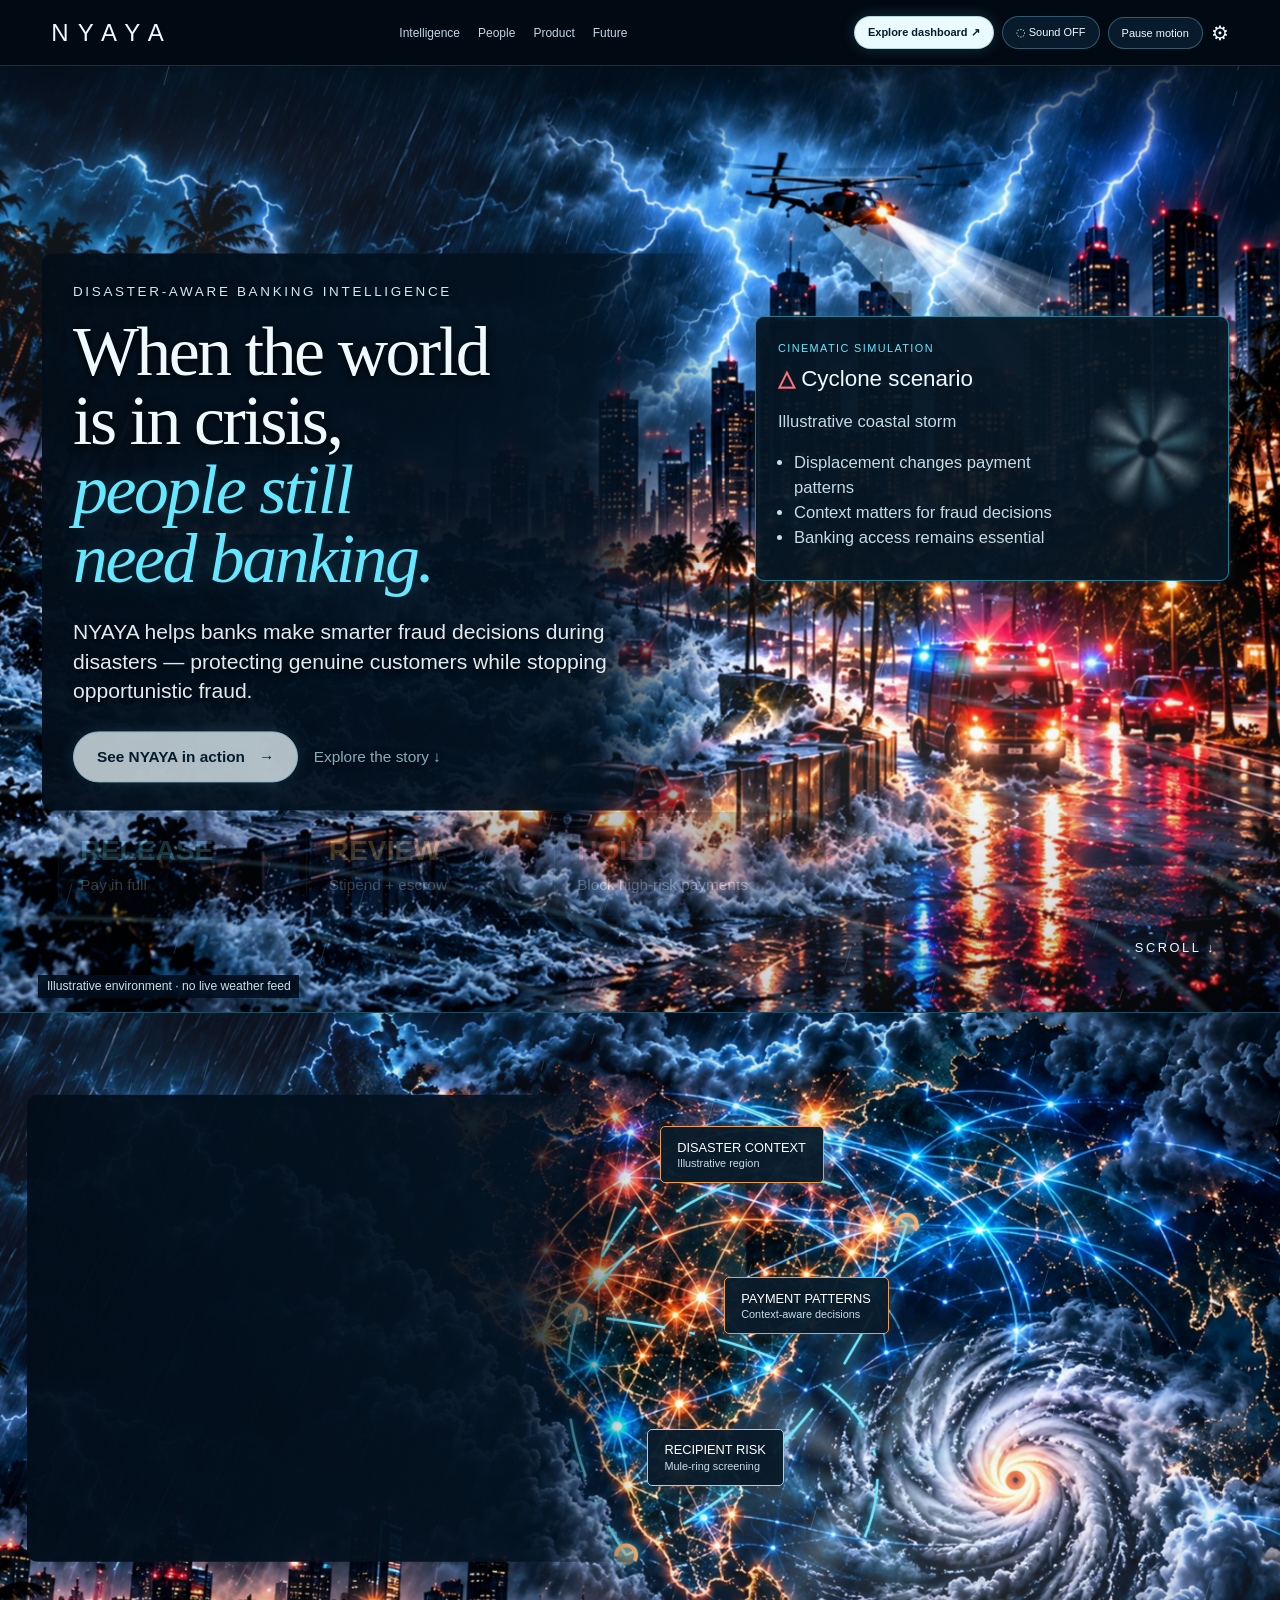
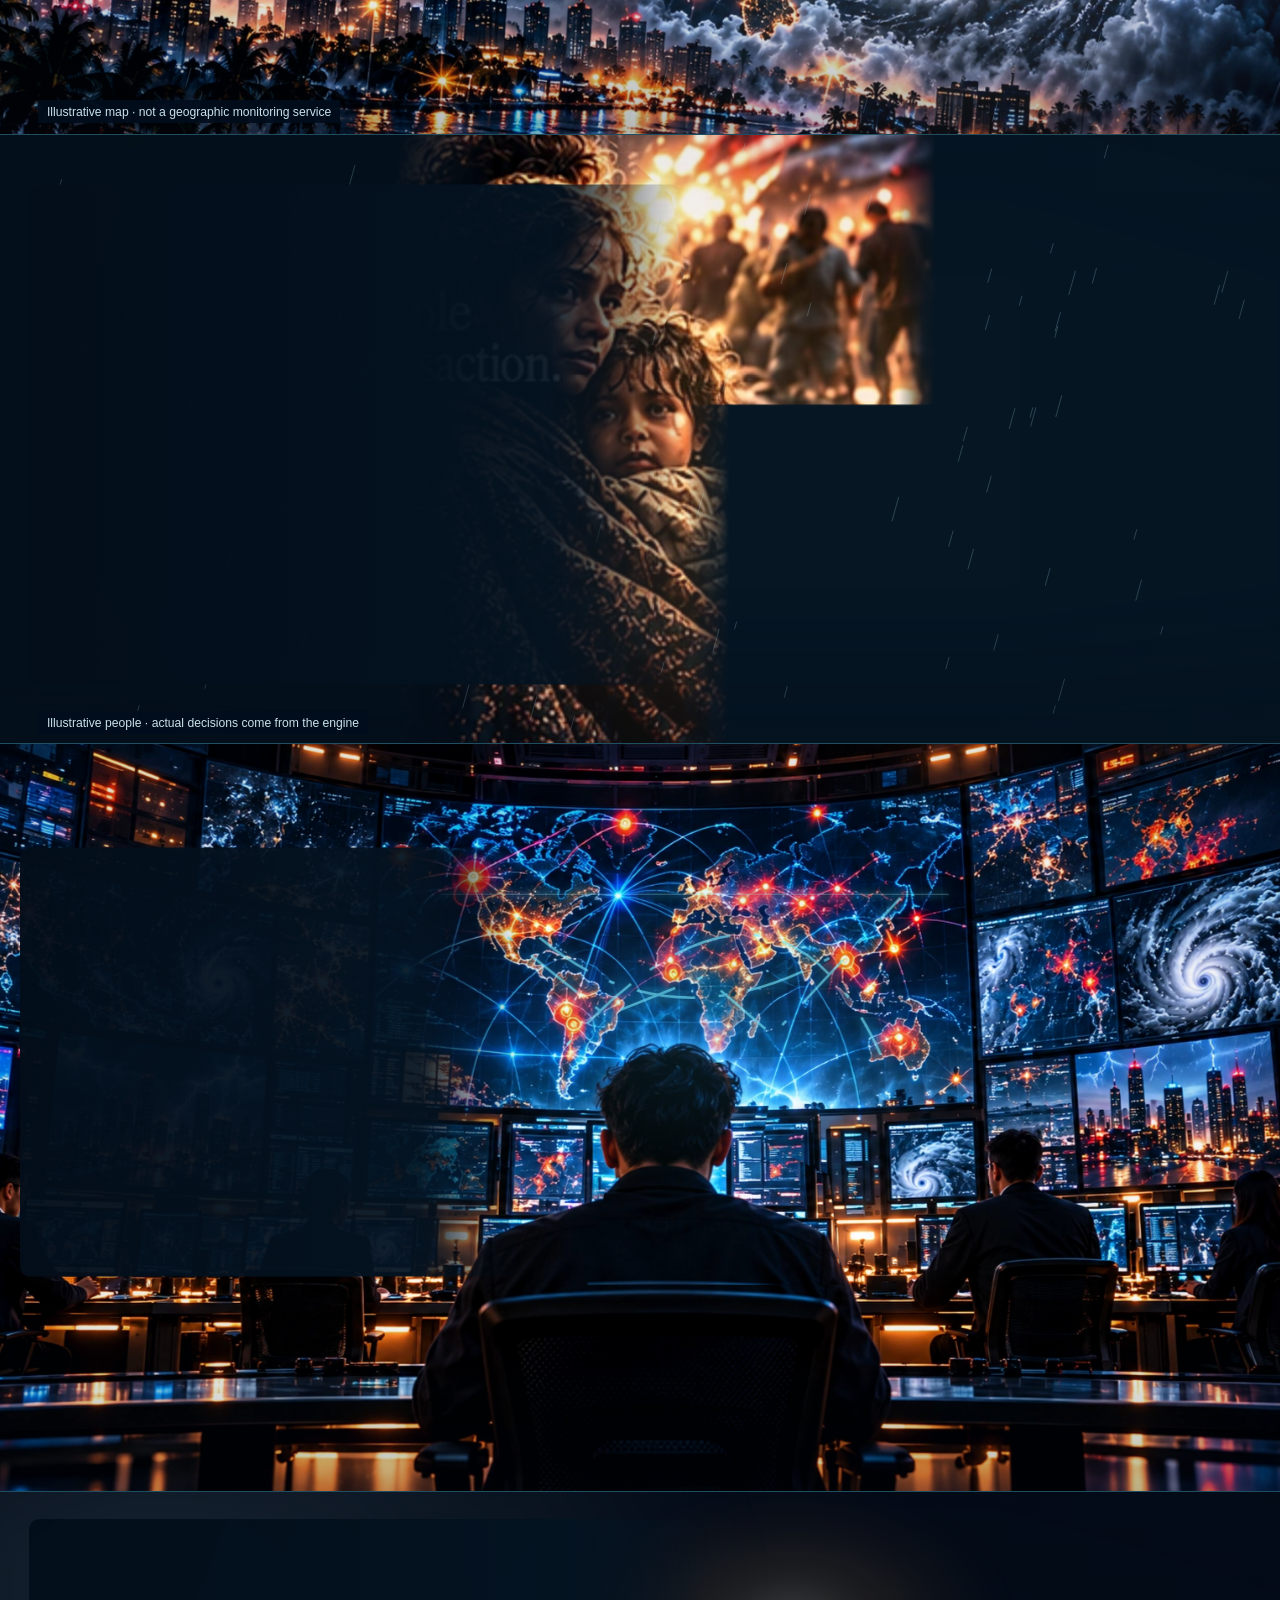
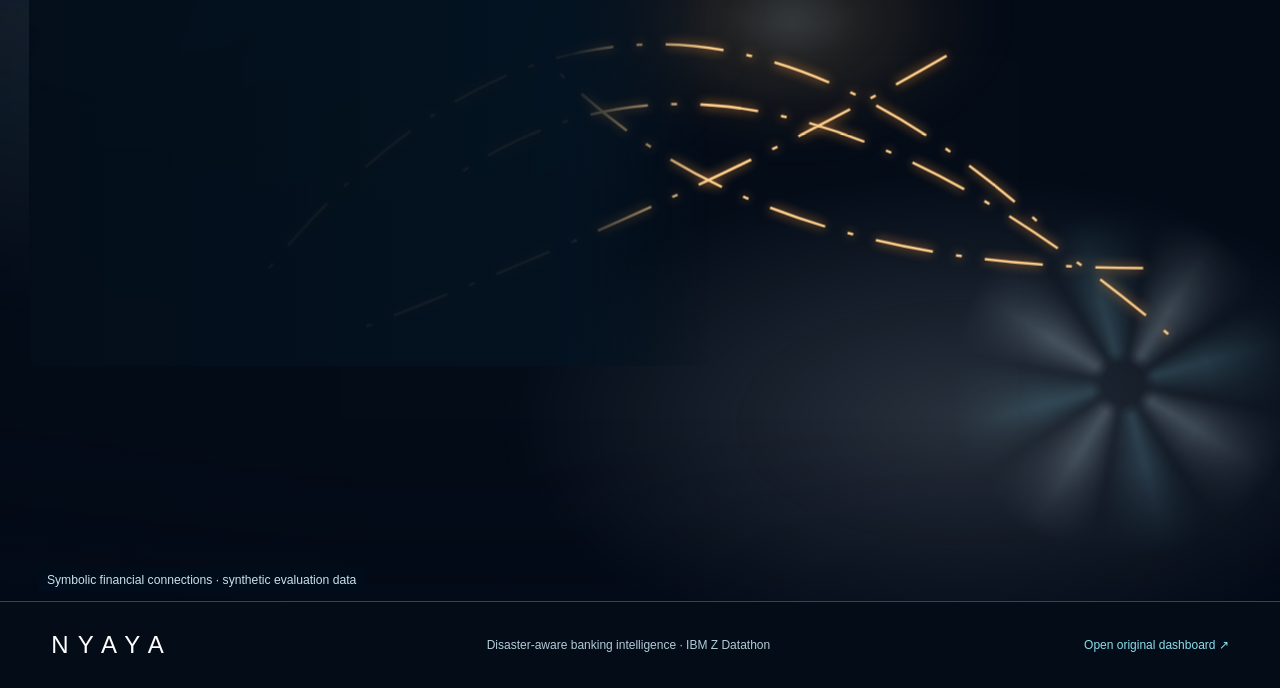
<file: dashboard/index.html>
<!doctype html>
<html lang="en">
<head>
<meta charset="utf-8"><meta name="viewport" content="width=device-width,initial-scale=1">
<meta name="theme-color" content="#030b16"><meta name="description" content="NYAYA: disaster-aware banking intelligence. A cinematic illustration connected to the original NYAYA decision dashboard.">
<title>NYAYA — Through the storm</title>
<link rel="stylesheet" href="cinematic.css">
<script defer src="scroll-story.js"></script><script defer src="audio-engine.js"></script><script defer src="cinematic.js"></script><script defer src="camera-scroll.js"></script>
</head>
<body>
<a class="skip" href="#experience">Skip navigation</a>
<header class="navigation"><a class="wordmark" href="#storm" aria-label="NYAYA home">NYAYA</a><nav aria-label="Scenes"><a href="#intelligence">Intelligence</a><a href="#people">People</a><a href="#command">Product</a><a href="#future">Future</a></nav><div class="tools"><button class="open-dashboard primary">Explore dashboard ↗</button><button id="sound" aria-pressed="false">◌ Sound OFF</button><button id="motion" aria-pressed="false">Pause motion</button><details class="settings"><summary aria-label="Experience settings">⚙</summary><div><label>Volume <input id="volume" aria-label="Master volume" type="range" min="0" max="100" value="35"></label><label>Visual quality <select id="quality"><option value="balanced">Balanced</option><option value="high">High</option><option value="lite">Lite</option></select></label><p>Original synthesized soundscape. Visual scenes are illustrative.</p></div></details></div></header>
<main id="experience">
<section class="scene storm" id="storm" aria-labelledby="title-storm" data-scene="0" style="--scene-height:504;--image-top:0">
<div class="stage"><div class="world"><img class="foundation" src="assets/storm-city.webp" decoding="async" alt="Storm over a flooded coastal city, helicopter and emergency vehicles" fetchpriority="high"><div class="clouds"></div><div class="water"></div><div class="searchlight"></div><div class="helicopter"><span></span></div><div class="traffic car-one"></div><div class="traffic car-two"></div><div class="emergency"></div></div><canvas class="weather" aria-hidden="true"></canvas><div class="flash"></div>
<div class="copy hero-copy"><span class="eyebrow">DISASTER-AWARE BANKING INTELLIGENCE</span><h1 id="title-storm">When the world<br>is in crisis,<br><em>people still<br>need banking.</em></h1><p>NYAYA helps banks make smarter fraud decisions during disasters — protecting genuine customers while stopping opportunistic fraud.</p><button class="primary open-dashboard">See NYAYA in action <span>→</span></button><a class="text-link" href="#intelligence">Explore the story ↓</a></div>
<aside class="glass storm-card"><span class="tag">CINEMATIC SIMULATION</span><h3><b class="red">△</b> Cyclone scenario</h3><p>Illustrative coastal storm</p><div class="mini-cyclone" aria-hidden="true"></div><ul><li>Displacement changes payment patterns</li><li>Context matters for fraud decisions</li><li>Banking access remains essential</li></ul></aside>
<div class="hero-facts glass"><div><strong>RELEASE</strong><span>Pay in full</span></div><div><strong class="amber">REVIEW</strong><span>Stipend + escrow</span></div><div><strong class="red">HOLD</strong><span>Block high-risk payments</span></div></div><span class="scene-note">Illustrative environment · no live weather feed</span><a class="scroll-cue" href="#intelligence">SCROLL ↓</a></div>
</section>
<section class="scene intelligence" id="intelligence" aria-labelledby="title-intelligence" data-scene="1" style="--scene-height:384;--image-top:504">
<div class="stage"><div class="world"><img class="foundation" src="assets/disaster-intelligence.webp" decoding="async" alt="India surrounded by cyclone clouds and luminous routes" loading="lazy"><div class="clouds"></div><div class="cyclone cyclone-map" aria-hidden="true"></div><div class="radar" aria-hidden="true"></div><svg class="routes" viewBox="0 0 682 384" aria-hidden="true"><path d="M310 150 Q390 40 475 105 Q440 220 335 270 M310 150 Q500 170 450 270 M350 85 Q270 170 335 270"/><circle cx="310" cy="150" r="5"/><circle cx="475" cy="105" r="5"/><circle cx="335" cy="270" r="5"/></svg></div><canvas class="weather" aria-hidden="true"></canvas>
<div class="copy map-copy"><span class="eyebrow">01 / INTELLIGENCE IN CONTEXT</span><h2 id="title-intelligence">Disasters create<br>chaos. Our intelligence<br>creates clarity.</h2><p>Disaster context, payment behaviour and recipient risk inform explainable banking decisions — so protection can reach people who need it.</p></div>
<aside class="glass map-card"><span class="tag">ILLUSTRATIVE RISK LAYERS</span><h3>See the context</h3><button class="layer-toggle" aria-pressed="true" data-layer="routes">Financial routes <span>ON</span></button><button class="layer-toggle" aria-pressed="true" data-layer="radar">Disaster context <span>ON</span></button><button class="layer-toggle" aria-pressed="true" data-layer="clouds">Storm atmosphere <span>ON</span></button><p>These controls change the illustration. They do not change banking policy.</p><button class="open-dashboard text-link" data-tab="tab-policy">Explore real policy controls ↗</button></aside>
<div class="map-label label-one">DISASTER CONTEXT<br><small>Illustrative region</small></div><div class="map-label label-two">PAYMENT PATTERNS<br><small>Context-aware decisions</small></div><div class="map-label label-three">RECIPIENT RISK<br><small>Mule-ring screening</small></div>
<div class="map-facts glass"><span>Context-aware analysis</span><span>Explainable outcomes</span><span>Human review</span></div><span class="scene-note">Illustrative map · not a geographic monitoring service</span></div></section>
<section class="scene people" id="people" aria-labelledby="title-people" data-scene="2" style="--scene-height:324;--image-top:888">
<div class="stage"><div class="world"><img class="foundation" src="assets/human-story.webp" decoding="async" alt="A mother holding her child in a storm-lit relief area" loading="lazy"><div class="bake-mask" aria-hidden="true"></div><div class="portrait-breath" aria-hidden="true"></div><div class="haze"></div><div class="people-light"></div><div class="crowd" aria-hidden="true"><i></i><i></i><i></i></div></div><canvas class="weather" aria-hidden="true"></canvas>
<div class="copy people-copy"><span class="eyebrow">02 / PEOPLE AT THE CENTRE</span><h2 id="title-people">In every crisis,<br>there are real people<br>behind every transaction.</h2><p>Families need access to food, medicine and safe relocation. NYAYA weighs the harm of blocking a genuine payment.</p><button class="primary open-dashboard" data-tab="tab-xray">Explore the six scenarios →</button></div>
<aside class="quote glass"><p>A payment decision can determine whether someone can buy medicine tonight.</p><span class="eyebrow">ILLUSTRATIVE HUMAN-IMPACT STORY</span></aside>
<div class="decisions glass"><span class="eyebrow">THREE OUTCOMES. ONE HUMAN CONTEXT.</span><div class="decision-row"><button data-decision="RELEASE"><b>✓</b><strong>RELEASE</strong><span>Full payment</span></button><button data-decision="REVIEW"><b>◷</b><strong>REVIEW</strong><span>Stipend + escrow</span></button><button data-decision="HOLD"><b>×</b><strong>HOLD</strong><span>Payment blocked</span></button></div><p id="decision-detail" aria-live="polite">Select an outcome to understand the protocol.</p></div><span class="scene-note">Illustrative people · actual decisions come from the engine</span></div></section>
<section class="scene command" id="command" aria-labelledby="title-command" data-scene="3" style="--scene-height:398;--image-top:1212">
<div class="stage"><div class="world"><img class="foundation" src="assets/command-center.webp" decoding="async" alt="NYAYA analysts facing a wall of financial monitoring screens" loading="lazy"><div class="analyst-motion" aria-hidden="true"></div><div class="screen-glow"></div><svg class="routes command-routes" viewBox="0 0 682 398" aria-hidden="true"><path d="M280 90 Q350 160 440 110 M305 155 Q410 40 465 160 M275 100 L325 140 L375 120 L410 150 L475 80"/></svg><div class="scanline"></div></div>
<div class="command-strip glass"><span>NYAYA / DECISION INTELLIGENCE</span><span id="data-status">Recorded evidence available in dashboard</span></div>
<div class="copy command-copy"><span class="eyebrow">03 / DECISIONS. REAL CONSEQUENCES.</span><h2 id="title-command">A command center<br>for a more resilient<br>financial world.</h2><p>Explore the existing NYAYA engine, its explanations, policy trade-offs and audit trail.</p><button class="primary open-dashboard">Explore the dashboard ↗</button></div>
<aside class="command-menu glass"><h3>Explore NYAYA</h3><button class="open-dashboard" data-tab="tab-replay">Cyclone replay <span>↗</span></button><button class="open-dashboard" data-tab="tab-xray">Transaction X-Ray <span>↗</span></button><button class="open-dashboard" data-tab="tab-policy">Policy & fairness <span>↗</span></button><button class="open-dashboard" data-tab="tab-analyst">Analyst queue <span>↗</span></button></aside>
<div class="evidence glass"><div><span>INDEPENDENT SYNTHETIC SUITE</span><strong id="evidence-comparison">Open dashboard for measured results</strong><small id="evidence-source">Victims left with ₹0 · recorded evidence</small></div><div><span>HONEST LIMITATIONS</span><p>Fairness target not met. NNPA is slower overall at this model size. Granite wording is an unverified draft.</p></div></div></div></section>
<section class="scene future" id="future" aria-labelledby="title-future" data-scene="4" style="--scene-height:378;--image-top:1610">
<div class="stage"><div class="world"><img class="foundation" src="assets/earth-sunrise.webp" decoding="async" alt="Earth emerging from storm clouds into a golden sunrise" loading="lazy"><div class="sunrise"></div><div class="clouds"></div><div class="cyclone cyclone-earth" aria-hidden="true"></div><svg class="routes earth-routes" viewBox="0 0 682 378" aria-hidden="true"><path d="M150 200 Q330 -20 550 180 M250 150 Q400 50 620 240 M200 230 Q380 160 500 90 M300 100 Q400 200 600 200"/></svg></div><canvas class="weather" aria-hidden="true"></canvas>
<div class="copy future-copy"><span class="eyebrow">04 / A MORE RESILIENT TOMORROW</span><h2 id="title-future">Smarter decisions today.<br>Stronger communities<br>tomorrow.</h2><p>Banking intelligence designed around the people behind every payment.</p><button class="primary open-dashboard">Experience NYAYA →</button></div><div class="future-mantra">PEOPLE<br>PREPARE<br>ADAPT<br>RECOVER<br>TOGETHER.</div><span class="scene-note">Symbolic financial connections · synthetic evaluation data</span></div></section>
</main>
<footer><a class="wordmark" href="#storm">NYAYA</a><p>Disaster-aware banking intelligence · IBM Z Datathon</p><a href="dashboard.html">Open original dashboard ↗</a></footer>
<dialog id="dashboard-dialog" aria-labelledby="dashboard-title"><div class="dashboard-bar"><strong id="dashboard-title">NYAYA / Banking dashboard</strong><span>Original API-connected application</span><button id="close-dashboard">Return to story ×</button></div><iframe title="Original NYAYA banking dashboard" id="dashboard-frame"></iframe><p class="dashboard-fallback">If the embedded dashboard does not load, <a href="dashboard.html">open it directly</a>.</p></dialog>
<div id="audio-status" class="sr-only" aria-live="polite"></div>
</body></html>
</file>
<file: dashboard/cinematic.css>
:root{color-scheme:dark;--ink:#040c18;--cyan:#65e8ff;--amber:#ffcc64;--red:#ff727c}*{box-sizing:border-box}html{scroll-behavior:smooth;scroll-padding-top:76px}body{margin:0;background:var(--ink);color:#eefaff;font-family:Arial,Helvetica,sans-serif}button,a,input,select,summary{-webkit-tap-highlight-color:transparent}button,a,summary{touch-action:manipulation}button,select{font:inherit}button{cursor:pointer}button,a{transition:background .2s,color .2s,box-shadow .2s}button{color:inherit}a{color:inherit;text-decoration:none}button:focus-visible,a:focus-visible,summary:focus-visible,input:focus-visible,select:focus-visible{outline:2px solid #fff;outline-offset:5px}button:hover,a.primary:hover{box-shadow:0 0 22px #65e8ff45}button:disabled{opacity:.5;cursor:default}.navigation{position:sticky;top:0;z-index:30;display:flex;align-items:center;justify-content:space-between;gap:20px;padding:16px 4%;background:#020a13ed;border-bottom:1px solid #5ee3ff30;backdrop-filter:blur(12px)}.wordmark{letter-spacing:.38em;font-size:24px;font-weight:500}.navigation nav,.tools{display:flex;gap:18px;align-items:center}.navigation nav{font-size:12px;color:#c2d6e5}.tools{gap:8px}.tools button{border:1px solid #6fabbc70;background:#071b2c;border-radius:24px;padding:9px 13px;font-size:11px;white-space:nowrap}.tools .primary{background:#eafaff;color:#061c2a}.settings{position:relative}.settings summary{cursor:pointer;font-size:20px;list-style:none}.settings>div{position:absolute;right:0;top:40px;background:#081b2c;border:1px solid #3d7b94;border-radius:12px;padding:20px;width:230px;box-shadow:0 15px 50px #000}.settings label{display:grid;gap:10px;margin-bottom:18px;font-size:13px}.settings p{font-size:11px;color:#b9c9d5;line-height:1.5}.settings input{width:100%;accent-color:var(--cyan)}.settings select{background:#102838;padding:7px}.skip{position:fixed;top:-70px;left:20px;background:#fff;color:#000;z-index:100;padding:12px}.skip:focus{top:10px}.scene{max-width:1600px;margin:auto;position:relative;border-bottom:1px solid #5edfff50;container-type:inline-size}.stage{position:relative;aspect-ratio:682 / var(--scene-height);overflow:hidden;isolation:isolate}.world{position:absolute;inset:0;overflow:hidden;transform:scale(var(--camera,1));transform-origin:55% 50%;will-change:transform}.foundation{position:absolute;left:0;top:calc(var(--image-top) / var(--scene-height) * -100%);width:100%;max-width:none;pointer-events:none;user-select:none}.storm .world:after{content:"";position:absolute;top:0;left:0;right:0;height:10%;background:linear-gradient(#04111df5,#04111d00)}.weather,.flash{position:absolute;inset:0;width:100%;height:100%;pointer-events:none}.weather{z-index:2;opacity:.75}.flash{z-index:4;background:#c5e8ff;opacity:0;mix-blend-mode:screen;transition:opacity .18s}.flash.strike{opacity:.23}.copy{position:absolute;z-index:5;background:linear-gradient(90deg,#030e1af7 0%,#041321ed 70%,#04132100);padding:1.4% 2% 1.4% 0;text-shadow:0 2px 8px #000}.eyebrow{font-size:clamp(8px,1.05cqw,16px);letter-spacing:.2em;line-height:1.6;display:block;color:#cfebf3}.copy h1,.copy h2{font-family:Georgia,'Times New Roman',serif;font-weight:400;letter-spacing:-.035em;line-height:.99;margin:.2em 0 .35em}.copy h1{font-size:5.45cqw}.copy h2{font-size:4.05cqw}.copy em{font-weight:400;color:var(--cyan)}.copy p{font-size:1.65cqw;line-height:1.4;max-width:94%;color:#e1eaf1;margin:.6em 0 1.2em}.hero-copy{left:5.7%;top:21.3%;width:48%}.primary{display:inline-flex;align-items:center;justify-content:space-between;gap:14px;background:#edfaff;color:#042031;border:1px solid #b7f0ff;border-radius:999px;padding:1em 1.5em;font-size:1.2cqw;font-weight:700;box-shadow:0 0 15px #78e6ff30}.text-link{background:none;border:0;padding:.8em 0;color:#b8ecf7;font-size:1.2cqw;display:inline-block}.hero-copy .text-link{margin-left:1em}.glass{background:linear-gradient(135deg,#061623f5,#061723eb);border:1px solid #47c8ed88;border-radius:.7cqw;box-shadow:0 0 12px #4ed7ff20,inset 0 0 20px #57b9de08;z-index:5;position:absolute}.glass h3{font-size:1.75cqw;margin:.4em 0 .8em;font-weight:500}.glass p,.glass li{font-size:1.3cqw;line-height:1.5;color:#c2dbe5}.tag{font-size:.85cqw;letter-spacing:.13em;color:var(--cyan)}.storm-card{left:59%;top:26.5%;width:37%;min-height:28%;padding:1.5%;overflow:hidden}.storm-card p{margin:0}.storm-card ul{padding-left:1em;width:69%;margin-bottom:0}.red{color:var(--red)!important}.amber{color:var(--amber)!important}.hero-facts{left:4.5%;top:79%;width:60%;display:flex;padding:1.6%;gap:3%;border-color:#38607180;background:#06121ff5}.hero-facts div{flex:1;border-right:1px solid #56879a60;padding-right:1%}.hero-facts div:last-child{border:0}.hero-facts strong{display:block;color:var(--cyan);font-size:2.2cqw}.hero-facts span{font-size:1.2cqw;line-height:1.5;display:block;margin-top:.4em}.scene-note{position:absolute;left:3%;bottom:1.5%;font-size:.95cqw;color:#c9e2e9;background:#020e1de8;padding:.35em .7em;z-index:6}.scroll-cue{position:absolute;right:5%;bottom:6%;font-size:1cqw;letter-spacing:.2em;z-index:6}.map-copy{left:4.5%;top:12%;width:43%;min-height:57%}.map-card{right:2%;top:9%;width:24%;height:84%;padding:1.5%}.map-card h3{margin:1em 0}.layer-toggle{display:flex;align-items:center;justify-content:space-between;width:100%;text-align:left;border:0;border-bottom:1px solid #476579;background:#072336;padding:1em .6em;font-size:1.18cqw;min-height:32px}.layer-toggle span{color:#6cf9cf}.layer-toggle[aria-pressed=false] span{color:#aab6c5}.map-card p{font-size:1.12cqw}.map-card .text-link{font-size:1.15cqw}.map-label{position:absolute;z-index:3;background:#0a1c2af5;border:1px solid #ec9e4a;color:#fff;padding:.8%;font-size:1cqw;border-radius:5px;box-shadow:0 0 20px #f8a74a25}.map-label small{font-size:.85cqw;color:#c8dce8}.label-one{left:44%;top:17%;width:29%}.label-two{left:53%;top:35%;width:21%}.label-three{left:55%;top:63%;width:20%;border-color:#77e3ff}.map-facts{left:3%;bottom:7%;width:65%;display:flex;justify-content:space-between;padding:2%;font-size:1.3cqw}.people-copy{left:4.7%;top:11%;width:46%;min-height:73%}.people-copy h2{font-size:3.7cqw}.people-copy p{max-width:82%;font-size:1.5cqw}.quote{right:2%;top:10%;width:25%;height:36%;padding:1.8%}.quote p{font-family:Georgia,serif;font-size:1.5cqw;margin:0 0 1em;font-style:italic}.quote .eyebrow{font-size:.8cqw}.decisions{left:56%;right:2%;top:49%;bottom:4%;padding:1.3%}.decisions .eyebrow{font-size:.85cqw;letter-spacing:.09em}.decision-row{display:flex;gap:4%;margin-top:3%}.decision-row button{width:31%;padding:.5em .2em;background:#04282b;border:1px solid #15e9ca;border-radius:7px;color:#65ffdf;box-shadow:inset 0 0 14px #20e6c733;animation:card-breathe 5s infinite}.decision-row button:nth-child(2){background:#302408;border-color:#ffca47;color:#ffdb75;animation-delay:1s}.decision-row button:nth-child(3){background:#320c18;border-color:#ff4b64;color:#ff94a4;animation-delay:2s}.decision-row b,.decision-row strong,.decision-row span{display:block}.decision-row b{font-size:2.5cqw}.decision-row strong{font-size:1.2cqw}.decision-row span{font-size:.9cqw;margin-top:.5em;color:#e0e8ef}.decisions p{font-size:1cqw;margin:.7em 0 0;line-height:1.3}.command-strip{left:22%;right:2%;top:2%;height:11%;padding:1.2%;display:flex;justify-content:space-between;gap:10px;font-size:1cqw;align-items:center}.command-copy{top:15%;left:4%;width:34%;height:50%}.command-copy h2{font-size:3.5cqw}.command-copy p{font-size:1.4cqw}.command-menu{right:2%;top:17%;width:23%;height:44%;padding:1.5%}.command-menu button{display:flex;justify-content:space-between;width:100%;border:0;border-bottom:1px solid #34687b;background:#082237;padding:.65em .1em;text-align:left;font-size:1.25cqw}.evidence{left:2%;right:2%;bottom:4%;height:30%;display:grid;grid-template-columns:1fr 1fr;gap:5%;padding:2%}.evidence span{font-size:1cqw;letter-spacing:.1em;color:var(--cyan)}.evidence strong{display:block;font-size:3cqw;font-family:Georgia,serif;font-weight:400;margin:.3em 0}.evidence small{font-size:1.15cqw;color:#c9dfe9}.evidence p{font-size:1.4cqw}.future-copy{left:4.7%;top:6%;width:48%;min-height:55%}.future-copy h2{font-size:3.9cqw}.future-copy p{max-width:82%;font-size:1.5cqw}.future-mantra{position:absolute;right:3%;top:6%;padding:1.5%;font-size:1.3cqw;line-height:1.7;letter-spacing:.3em;background:#05111de8;border-left:1px solid #ffc576;z-index:5}footer{max-width:1600px;margin:auto;display:flex;justify-content:space-between;align-items:center;padding:24px 4%;font-size:12px;color:#b2cbd8;gap:20px}footer .wordmark{color:#fff}footer a:last-child{color:#8cdeef}dialog{padding:0;border:1px solid #5bcced;background:#040711;color:#e8f6ff;width:96vw;max-width:1600px;height:94dvh;max-height:94dvh;border-radius:14px;overflow:hidden;box-shadow:0 0 100px #000}dialog::backdrop{background:#01060eea;backdrop-filter:blur(9px)}.dashboard-bar{height:58px;display:flex;align-items:center;justify-content:space-between;padding:12px 20px;gap:12px;background:#061929;font-size:13px}.dashboard-bar span{color:#9fbaca;font-size:11px}.dashboard-bar button{border:1px solid #367083;background:#102c40;border-radius:20px;padding:8px 13px}iframe{border:0;width:100%;height:calc(100% - 87px);background:#040711}.dashboard-fallback{height:25px;font-size:11px;text-align:center;margin:0;color:#b7d3df}.dashboard-fallback a{text-decoration:underline}.sr-only{position:absolute;width:1px;height:1px;margin:-1px;clip:rect(0,0,0,0);overflow:hidden}.clouds,.haze{position:absolute;inset:-10%;pointer-events:none;background:radial-gradient(ellipse at 20% 20%,#a4d1ed23,transparent 34%),radial-gradient(ellipse at 70% 70%,#e0edf52a,transparent 29%);filter:blur(14px);animation:cloud-drift 24s ease-in-out infinite alternate}.haze{background:radial-gradient(ellipse at 70% 70%,#ffd9a93b,transparent 40%)}.water{position:absolute;left:-5%;bottom:0;width:110%;height:35%;background:repeating-radial-gradient(ellipse at 10% 130%,transparent 0 5%,#8acbe040 5.4% 5.7%,transparent 6% 10%);mix-blend-mode:screen;filter:blur(1px);animation:water-flow 7s linear infinite}.searchlight{position:absolute;left:63%;top:15%;width:37%;height:35%;transform-origin:0 0;background:linear-gradient(120deg,#d3f4ff70,transparent 72%);clip-path:polygon(0 0,100% 66%,65% 100%);mix-blend-mode:screen;animation:search-sweep 9s ease-in-out infinite alternate}.helicopter{position:absolute;left:59%;top:11%;width:13%;height:7%;background-image:none;background-size:769.23% auto;background-position:68% 2.8%;clip-path:polygon(0 10%,95% 6%,100% 30%,65% 40%,74% 65%,57% 94%,36% 71%,25% 42%,0 44%);animation:hover-flight 5s ease-in-out infinite}.helicopter span{position:absolute;left:5%;top:20%;width:90%;height:2px;background:#a0b8c680;animation:rotor .13s linear infinite}.traffic{position:absolute;width:1%;height:.7%;border-radius:50%;background:#fff7d6;box-shadow:0 0 5px 3px #ffc887,0 7px 15px 3px #ffd09066;offset-rotate:0deg;animation:drive 13s linear infinite}.car-one{left:44%;top:72%;offset-path:path('M0 0 Q40 25 90 55')}.car-two{left:79%;top:64%;offset-path:path('M0 0 Q30 35 50 70');animation-delay:-7s;background:#ff5262;box-shadow:0 0 8px 4px #ff3045}.emergency{position:absolute;left:73%;top:60%;width:9%;height:4%;background:radial-gradient(ellipse at 20% 50%,#0ff9,transparent 60%),radial-gradient(ellipse at 80% 50%,#f227,transparent 60%);mix-blend-mode:screen;animation:emergency-glow 2.4s ease-in-out infinite alternate}.mini-cyclone,.cyclone{position:absolute;border-radius:50%;background:repeating-conic-gradient(from 10deg,#c8f0ff00 0deg,#d0e9f280 22deg,#e9f7ff00 47deg,#8eddf160 65deg,#d0e9f200 90deg);mask-image:radial-gradient(circle,transparent 0 8%,#000 13% 34%,transparent 70%);filter:blur(2px);animation:cyclone-spin 32s linear infinite;pointer-events:none}.mini-cyclone{width:28%;aspect-ratio:1;right:3%;top:25%}.cyclone-map{width:25%;aspect-ratio:1;left:54%;top:38%;opacity:.65}.cyclone-earth{width:27%;aspect-ratio:1;right:0;bottom:7%;opacity:.5;animation-duration:65s}.radar{position:absolute;left:38%;top:10%;width:40%;aspect-ratio:1;background:conic-gradient(transparent 270deg,#50edff00 310deg,#50edff44 359deg,transparent);border-radius:50%;animation:cyclone-spin 14s linear infinite;mask-image:radial-gradient(#000,transparent 70%)}.routes{position:absolute;inset:0;width:100%;height:100%;pointer-events:none;fill:none;stroke:#75e9ff;stroke-width:1.3;filter:drop-shadow(0 0 5px #39d5ff);stroke-dasharray:3 12 30 12;animation:routes-flow 9s linear infinite}.routes circle{stroke:#ffad6e;stroke-width:2;fill:#ffad6e66;animation:marker-pulse 3s infinite}.command-routes{opacity:.65}.earth-routes{stroke:#ffcf8c;filter:drop-shadow(0 0 5px #ff9b38)}.people-light{position:absolute;inset:0;background:radial-gradient(ellipse at 85% 35%,#fc9b3033,transparent 45%);animation:emergency-glow 5s infinite alternate}.crowd{position:absolute;left:63%;top:11%;width:15%;height:30%;opacity:.45;filter:blur(2px)}.crowd i{position:absolute;bottom:0;left:20%;width:9%;height:50%;border-radius:50% 50% 30% 30%;background:#05111a;animation:walk 7s linear infinite}.crowd i:before{content:'';position:absolute;top:-18%;left:12%;width:75%;height:25%;border-radius:50%;background:#05111a}.crowd i:nth-child(2){left:50%;animation-delay:-3s;transform:scale(.8)}.crowd i:nth-child(3){left:70%;animation-delay:-5s}.screen-glow{position:absolute;left:36%;top:15%;width:39%;height:45%;background:radial-gradient(ellipse,#40caff26,transparent 72%);animation:screen-breathe 5s infinite}.scanline{position:absolute;left:35%;top:20%;width:38%;height:1px;background:#8af2ff60;box-shadow:0 0 8px #4fe9ff;animation:scan 8s linear infinite}.sunrise{position:absolute;left:45%;top:0;width:33%;height:38%;border-radius:50%;background:radial-gradient(ellipse,#fffce2b0, #ffc26d60 22%,#ff963520 48%,transparent 70%);mix-blend-mode:screen;opacity:var(--sun,.3);transform:scale(calc(.7 + var(--sun,.3)));filter:blur(8px)}.scene.is-hidden .world *,.scene.is-hidden .decision-row button{animation-play-state:paused!important}.paused *,.reduced *{animation-play-state:paused!important}.paused .world,.reduced .world{transform:none!important}.paused .flash,.reduced .flash{display:none}.lite .clouds,.lite .haze,.lite .crowd{display:none}.layer-off{visibility:hidden}.opening .command .world{transform:scale(1.13);transition:transform .45s ease}.paused html{scroll-behavior:auto}@keyframes cloud-drift{to{transform:translate(7%,3%) scale(1.1)}}@keyframes water-flow{0%{transform:translateX(-2%) scaleY(.95)}50%{transform:translateX(1%) scaleY(1.08)}100%{transform:translateX(4%) scaleY(.95)}}@keyframes search-sweep{from{transform:rotate(-8deg)}to{transform:rotate(13deg)}}@keyframes hover-flight{0%,100%{transform:translate(0,0) rotate(-1deg)}50%{transform:translate(2%,-5%) rotate(1deg)}}@keyframes rotor{to{transform:scaleX(.2)}}@keyframes drive{from{offset-distance:0%;opacity:0}15%,75%{opacity:.8}to{offset-distance:100%;opacity:0}}@keyframes emergency-glow{from{opacity:.2}to{opacity:.9}}@keyframes cyclone-spin{to{transform:rotate(360deg)}}@keyframes routes-flow{to{stroke-dashoffset:-200}}@keyframes marker-pulse{50%{opacity:.3;stroke-width:6}}@keyframes walk{0%{transform:translateX(0);opacity:0}20%,80%{opacity:1}to{transform:translateX(180%) translateY(-10%);opacity:0}}@keyframes screen-breathe{50%{opacity:.4}}@keyframes scan{to{transform:translateY(120px)}}@keyframes card-breathe{50%{filter:brightness(1.18)}}
@media(min-width:1600px){.navigation{padding-left:max(4%,calc((100% - 1472px)/2));padding-right:max(4%,calc((100% - 1472px)/2))}}@media(max-width:1050px){.navigation nav{display:none}.tools{gap:7px}.navigation{padding:12px 3%;gap:10px}.wordmark{font-size:20px}.tools button{font-size:10px;padding:8px}.dashboard-bar span{display:none}}@media(max-width:600px){html{scroll-padding-top:105px}.navigation{flex-wrap:wrap;justify-content:space-between}.navigation .wordmark{font-size:19px}.tools{width:100%;justify-content:space-between}.tools button{font-size:10px}.scene .stage{aspect-ratio:auto;min-height:650px;display:flex;flex-direction:column;padding:230px 20px 35px;gap:15px;overflow:hidden}.scene .world{height:400px;min-width:650px;left:50%;width:650px;transform:translateX(-50%)!important;overflow:hidden;opacity:.8}.foundation{top:calc(var(--image-top) / 682 * -650px);width:650px}.scene .stage:after{content:'';position:absolute;inset:180px 0 0;background:linear-gradient(transparent,#04111c 120px);z-index:1;pointer-events:none}.scene .copy,.scene .glass{position:relative;inset:auto;width:100%;height:auto;min-height:0;z-index:5}.scene .copy{padding:16px 0;background:none}.scene .eyebrow{font-size:9px}.scene .copy h1{font-size:43px}.scene .copy h2{font-size:32px}.scene .copy p{font-size:15px;max-width:100%;line-height:1.5}.primary{font-size:12px;padding:12px 18px}.text-link,.hero-copy .text-link{font-size:12px;margin-left:0;margin-right:10px}.scene .glass{padding:16px;border-radius:10px}.glass h3{font-size:18px}.glass p,.glass li{font-size:13px}.tag{font-size:9px}.hero-facts{order:2}.hero-facts strong{font-size:16px}.hero-facts span{font-size:11px}.scene-note{font-size:9px;bottom:9px;left:15px;right:10px}.scroll-cue{display:none}.map-label{display:none}.map-card .text-link{font-size:12px}.layer-toggle{font-size:13px;padding:12px}.map-facts{font-size:12px;gap:10px}.quote{display:none}.decisions .eyebrow{font-size:10px}.decision-row b{font-size:28px}.decision-row strong{font-size:12px}.decision-row span{font-size:10px}.decisions p{font-size:12px;min-height:3em}.command-strip{font-size:10px;order:-1;gap:10px}.command-strip span:last-child{font-size:9px}.command-menu button{font-size:14px;padding:12px 0}.evidence{grid-template-columns:1fr}.evidence span{font-size:10px}.evidence strong{font-size:26px}.evidence small{font-size:11px}.evidence p{font-size:13px}.future-mantra{top:30px;right:15px;font-size:10px}.future .stage{min-height:650px}.storm .stage{padding-top:200px}.storm-card ul{width:75%}.map .world{left:30%}.dashboard-bar{font-size:10px;padding:8px}.dashboard-bar button{font-size:10px;padding:7px}dialog{width:100vw;height:100dvh;max-height:100dvh;max-width:100vw;border-radius:0}footer{flex-wrap:wrap;font-size:11px}footer .wordmark{font-size:18px}.helicopter{display:none}.weather{opacity:.45}}
@media(prefers-reduced-motion:reduce){html{scroll-behavior:auto}*,*:before,*:after{animation:none!important;transition:none!important}.world{will-change:auto}.flash{display:none}}
/* Small reference-derived masked overlays; intentionally restrained to avoid changing faces. */
.portrait-breath{position:absolute;left:24%;top:0;width:34%;height:100%;background-image:none;background-size:294.1176% auto;background-position:36.3636% 51.5081%;clip-path:polygon(30% 3%,63% 0,82% 12%,85% 24%,77% 39%,92% 43%,100% 60%,100% 100%,0 100%,12% 66%,20% 45%,18% 24%);transform-origin:50% 95%;animation:portrait-breath 6s ease-in-out infinite}
.analyst-motion{position:absolute;left:46%;top:41%;width:19%;height:29%;background-image:none;background-size:526.3158% auto;background-position:56.7901% 71.1407%;clip-path:polygon(35% 5%,62% 0,72% 15%,69% 37%,95% 52%,100% 100%,0 100%,7% 57%,29% 38%);transform-origin:50% 100%;animation:portrait-breath 8s ease-in-out infinite}
@keyframes portrait-breath{50%{transform:scaleY(1.006) translateY(-.15%)}}
@media(max-width:600px){.portrait-breath,.analyst-motion{display:none}}

/* Cover the flattened mockup values with truthful, accessible HTML. */
.map-label{min-height:15%;display:flex;flex-direction:column;justify-content:center}.map-facts{height:20%;bottom:4%;align-items:center}
@media(max-width:600px){.map-label{display:none}.map-facts{height:auto;bottom:auto}}

/* Reconstructed standalone scenery. Keep original scene geometry and all motion layers. */
.scene .foundation{top:0;left:0;width:100%;height:100%;object-fit:cover;image-rendering:auto;filter:none}
.helicopter{background-image:url('assets/storm-city.webp');background-size:769.2308% 1428.5714%;background-position:67.8161% 11.8280%}
.portrait-breath{background-image:url('assets/human-story.webp');background-size:294.1176% 100%;background-position:36.3636% 0}
.analyst-motion{background-image:url('assets/command-center.webp');background-size:526.3158% 344.8276%;background-position:56.7901% 57.7465%}
@media(max-width:600px){.scene .world{height:calc(650px * var(--scene-height) / 682)}.scene .foundation{top:0;width:100%;height:100%}.intelligence .world{left:30%}}
/* Opaque human-story cards conceal text baked into the retained reference. */
.people .glass{background:#061623}
/* Scroll storytelling: all content stays visible when JS is unavailable. */
.reveal-word{display:inline-block;transform-origin:50% 90%;backface-visibility:hidden}
.copy em .reveal-word{color:var(--cyan);text-shadow:0 0 24px #65e8ff30}
.story-motion-ready .foundation{translate:0 var(--story-depth,0px);scale:1.035}
.scene .stage:before{content:'';position:absolute;inset:0;z-index:3;pointer-events:none;background:linear-gradient(180deg,#03101b00 80%,#03101b70);opacity:calc(.3 + var(--story-glow,0))}
.primary,.layer-toggle,.command-menu button,.decision-row button{transition:box-shadow .22s,background .22s,border-color .22s,translate .22s}
.primary:hover{translate:0 -2px;box-shadow:0 5px 28px #65e8ff55}.primary:active,.decision-row button:active{translate:0 1px}
.layer-toggle:hover,.command-menu button:hover{background:#123c50;border-color:#65e8ff}
.copy:focus-within,.glass:focus-within{opacity:1!important}
@media(max-width:600px){.story-motion-ready .foundation{translate:none;scale:1}.reveal-word{will-change:auto}}
@media(prefers-reduced-motion:reduce){html{scroll-behavior:auto}.reveal-word{opacity:1!important;transform:none!important;filter:none!important;clip-path:none!important}.story-motion-ready .foundation{translate:none;scale:1}.primary:hover{translate:none}}


/* NYAYA scroll-camera repair — separate from the existing word reveals.
   Scroll controls environmental camera travel, not just text opacity.
   Native scrolling, imagery, dashboard and existing interactivity remain intact. */
@media (min-width: 601px) and (prefers-reduced-motion: no-preference) {
  .story-motion-ready .scene .world {
    transform: translate3d(var(--cinema-x, 0px), var(--cinema-y, 0px), 0) scale(var(--cinema-zoom, 1.035));
    transform-origin: var(--cinema-origin, 50% 50%);
  }
  .story-motion-ready .scene .foundation {
    translate: 0 var(--cinema-image-y, 0px);
    scale: var(--cinema-image-zoom, 1.01);
  }
  .story-motion-ready .scene .copy {
    translate: 0 var(--cinema-copy-y, 0px);
  }
  .story-motion-ready .scene .glass {
    translate: 0 var(--cinema-hud-y, 0px);
  }
  .story-motion-ready .scene .routes,
  .story-motion-ready .scene .radar,
  .story-motion-ready .scene .map-label {
    translate: var(--cinema-detail-x, 0px) var(--cinema-detail-y, 0px);
  }
  .story-motion-ready .scene .stage::before {
    opacity: var(--cinema-vignette, 0.38);
    background: linear-gradient(90deg, rgba(2,9,24,.20),transparent 28%,transparent 78%,rgba(2,9,24,.14)),
      linear-gradient(180deg,rgba(2,9,24,.25),transparent 24%,transparent 74%,rgba(2,9,24,.65));
  }
}
/* Keep the existing Pause Motion and reduced-motion controls authoritative. */
body.paused .story-motion-ready .scene .world,
body.reduced .story-motion-ready .scene .world { transform: none !important; }
body.paused .scene .foundation,body.paused .scene .copy,body.paused .scene .glass,
body.reduced .scene .foundation,body.reduced .scene .copy,body.reduced .scene .glass {
  translate: none !important;scale: none !important;
}
@media (max-width: 600px) {
  .story-motion-ready .scene .foundation {translate:none;scale:1}
}


/* ---- 18 Oct fixes: baked mock-up text, motion coverage, panel spacing ---- */
/* human-story.webp is a crop of the design mock-up and still carries its text (headline, button, quote, cards).
   Layers: the left text column (its tail sits under the text panel), the quote, the decision cards.
   Masks live inside .world so they move with the image: nothing baked can slide out from under the cards. */
.people .bake-mask{position:absolute;inset:0;z-index:1;pointer-events:none;background:
  linear-gradient(90deg,#04111c 0%,#04111c 31%,rgba(4,17,28,.85) 34%,rgba(4,17,28,0) 39%),
  linear-gradient(90deg,rgba(6,22,35,0) 0%,#061623 9%) right 0 top 3%/31% 47% no-repeat,
  linear-gradient(90deg,rgba(6,22,35,0) 0%,#061623 7%) right 0 bottom 0/47% 55% no-repeat}
@media (min-width:601px){
  /* Text panels: real padding on every side (was 0 on the left); text stays where it was. */
  .scene .copy{box-sizing:content-box;padding:2.2% 2.6% 2.2% 2.4%;margin-left:-2.4%;margin-top:-1.2%;border-radius:.8cqw;
    background:linear-gradient(90deg,#030e1af7 0%,#041321f0 80%,#04132100)}
  .scene .glass{padding:max(1.7%,18px)}
  .command-strip{padding:0 max(1.7%,18px)}
  /* Map labels: compact chips that no longer overlap each other, the text panel or the cards. */
  .map-label{width:auto;min-height:0;max-width:21%;padding:.9% 1.3%;line-height:1.35}
  .label-one{left:52%;top:15%}.label-two{left:57%;top:36%}.label-three{left:51%;top:57%}
}
@media (max-width:600px){
  /* Phones have no cards over this photo, and its baked headline runs across the mother's cheek, so it cannot be
     masked without covering her face. Leave the photo out of this one scene on phones; text and cards remain. */
  .people .world,.people .stage:after{display:none}
  .people .stage{padding-top:40px}
}
</file>
